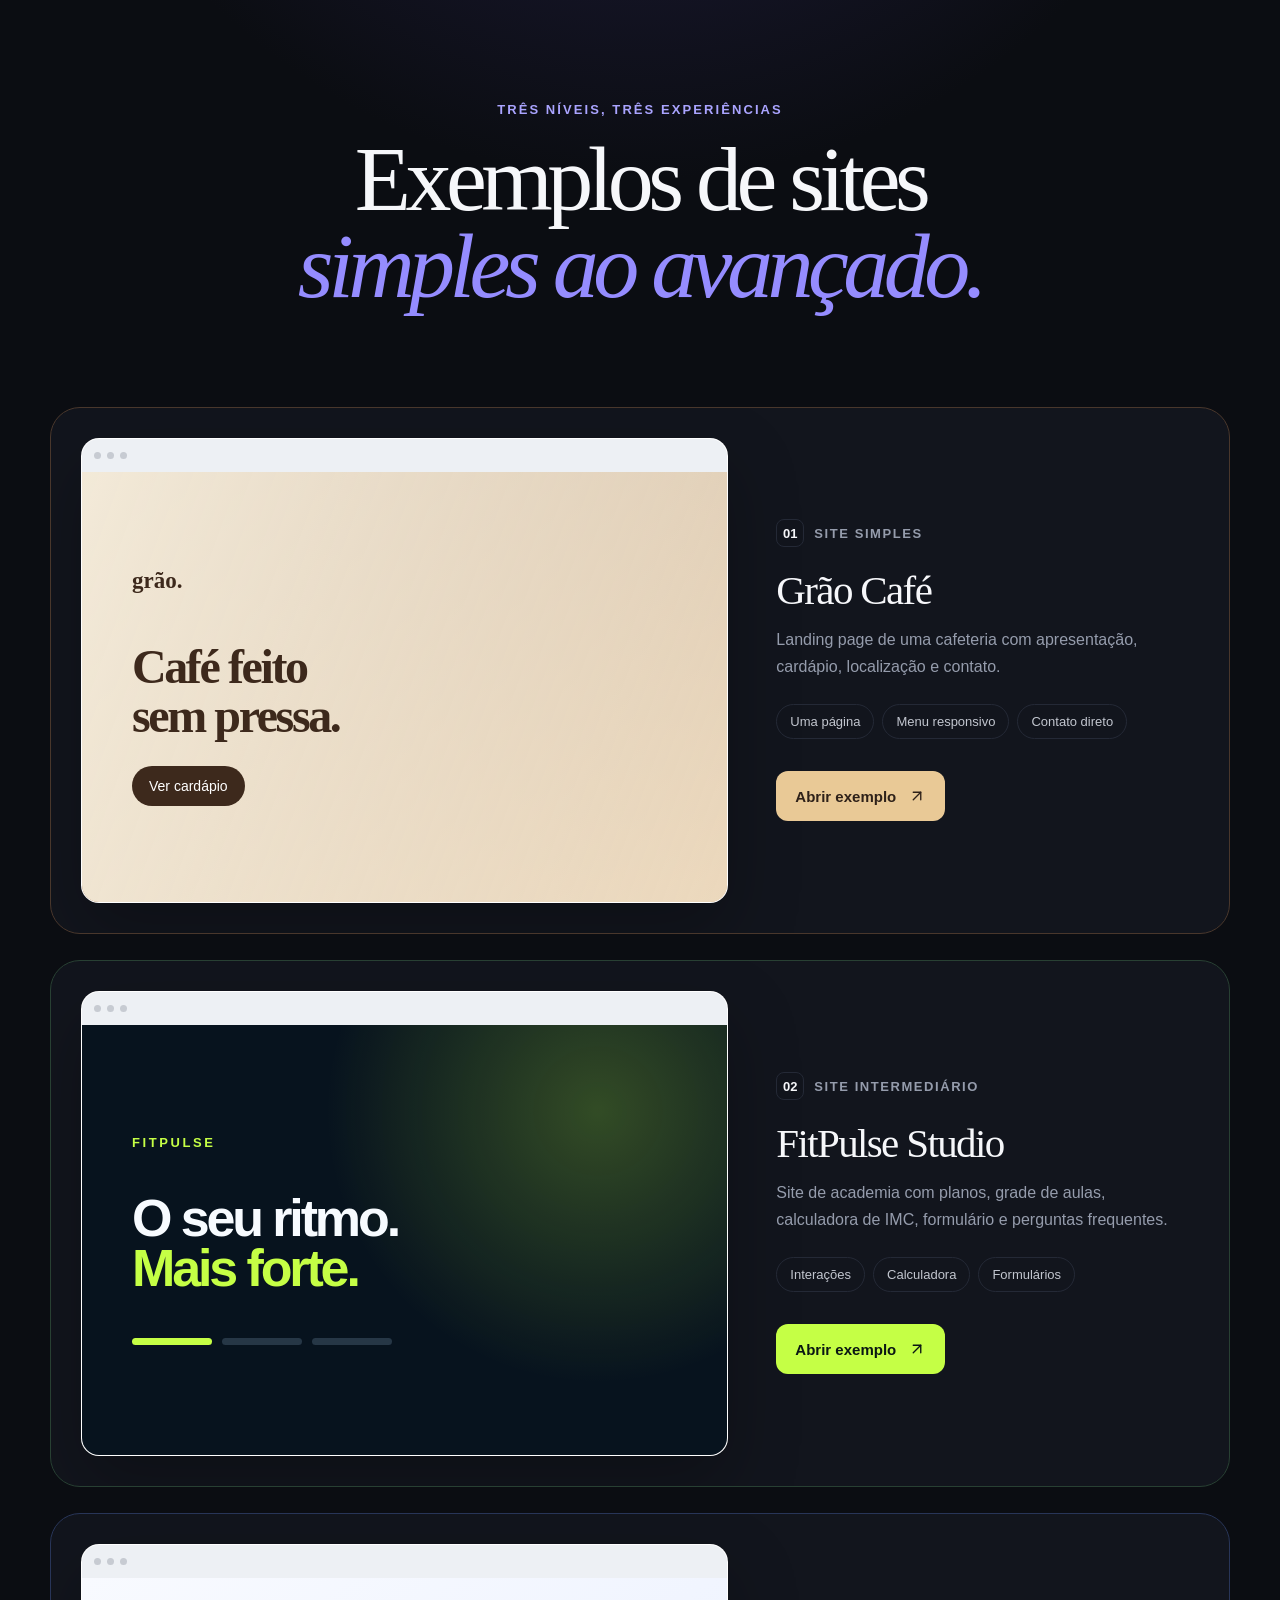
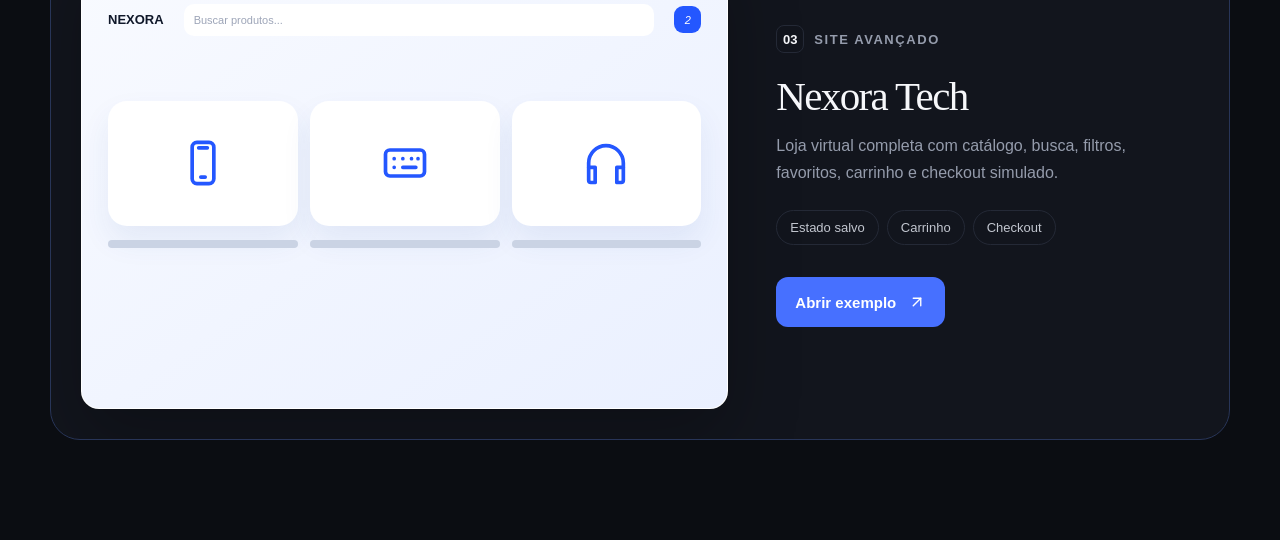
<file: index.html>
<!doctype html>
<html lang="pt-BR">
  <head>
    <meta charset="UTF-8" />
    <meta name="viewport" content="width=device-width, initial-scale=1" />
    <meta name="theme-color" content="#0b0d12" />
    <title>3 exemplos de sites</title>
    <link rel="stylesheet" href="./style.css" />
    <link rel="stylesheet" href="./readability.css" />
  </head>
  <body>
    <main id="inicio">
      <section class="intro">
        <span class="eyebrow">Três níveis, três experiências</span>
        <h1>Exemplos de sites<br /><em>simples ao avançado.</em></h1>
      </section>

      <section class="projects" aria-label="Exemplos de sites">
        <article class="project simple">
          <div class="browser-preview">
            <div class="browser-bar"><i></i><i></i><i></i></div>
            <div class="simple-preview">
              <span>grão.</span>
              <strong>Café feito<br />sem pressa.</strong>
              <button>Ver cardápio</button>
            </div>
          </div>
          <div class="project-copy">
            <div class="project-meta"><span>01</span><b>Site simples</b></div>
            <h2>Grão Café</h2>
            <p>Landing page de uma cafeteria com apresentação, cardápio, localização e contato.</p>
            <ul><li>Uma página</li><li>Menu responsivo</li><li>Contato direto</li></ul>
            <a href="./simples/index.html">Abrir exemplo <svg class="ui-icon" aria-hidden="true"><use href="./icons.svg#arrow-up-right"></use></svg></a>
          </div>
        </article>

        <article class="project intermediate">
          <div class="browser-preview">
            <div class="browser-bar"><i></i><i></i><i></i></div>
            <div class="fit-preview">
              <small>FITPULSE</small>
              <strong>O seu ritmo.<br /><span>Mais forte.</span></strong>
              <div><i></i><i></i><i></i></div>
            </div>
          </div>
          <div class="project-copy">
            <div class="project-meta"><span>02</span><b>Site intermediário</b></div>
            <h2>FitPulse Studio</h2>
            <p>Site de academia com planos, grade de aulas, calculadora de IMC, formulário e perguntas frequentes.</p>
            <ul><li>Interações</li><li>Calculadora</li><li>Formulários</li></ul>
            <a href="./intermediario/index.html">Abrir exemplo <svg class="ui-icon" aria-hidden="true"><use href="./icons.svg#arrow-up-right"></use></svg></a>
          </div>
        </article>

        <article class="project advanced">
          <div class="browser-preview">
            <div class="browser-bar"><i></i><i></i><i></i></div>
            <div class="tech-preview">
              <nav><b>NEXORA</b><span>Buscar produtos...</span><i>2</i></nav>
              <div class="tech-grid"><span><svg class="ui-icon" aria-hidden="true"><use href="./icons.svg#phone"></use></svg></span><span><svg class="ui-icon" aria-hidden="true"><use href="./icons.svg#keyboard"></use></svg></span><span><svg class="ui-icon" aria-hidden="true"><use href="./icons.svg#headphones"></use></svg></span></div>
              <div class="tech-lines"><i></i><i></i><i></i></div>
            </div>
          </div>
          <div class="project-copy">
            <div class="project-meta"><span>03</span><b>Site avançado</b></div>
            <h2>Nexora Tech</h2>
            <p>Loja virtual completa com catálogo, busca, filtros, favoritos, carrinho e checkout simulado.</p>
            <ul><li>Estado salvo</li><li>Carrinho</li><li>Checkout</li></ul>
            <a href="./avancado/index.html">Abrir exemplo <svg class="ui-icon" aria-hidden="true"><use href="./icons.svg#arrow-up-right"></use></svg></a>
          </div>
        </article>
      </section>
    </main>

  </body>
</html>
</file>
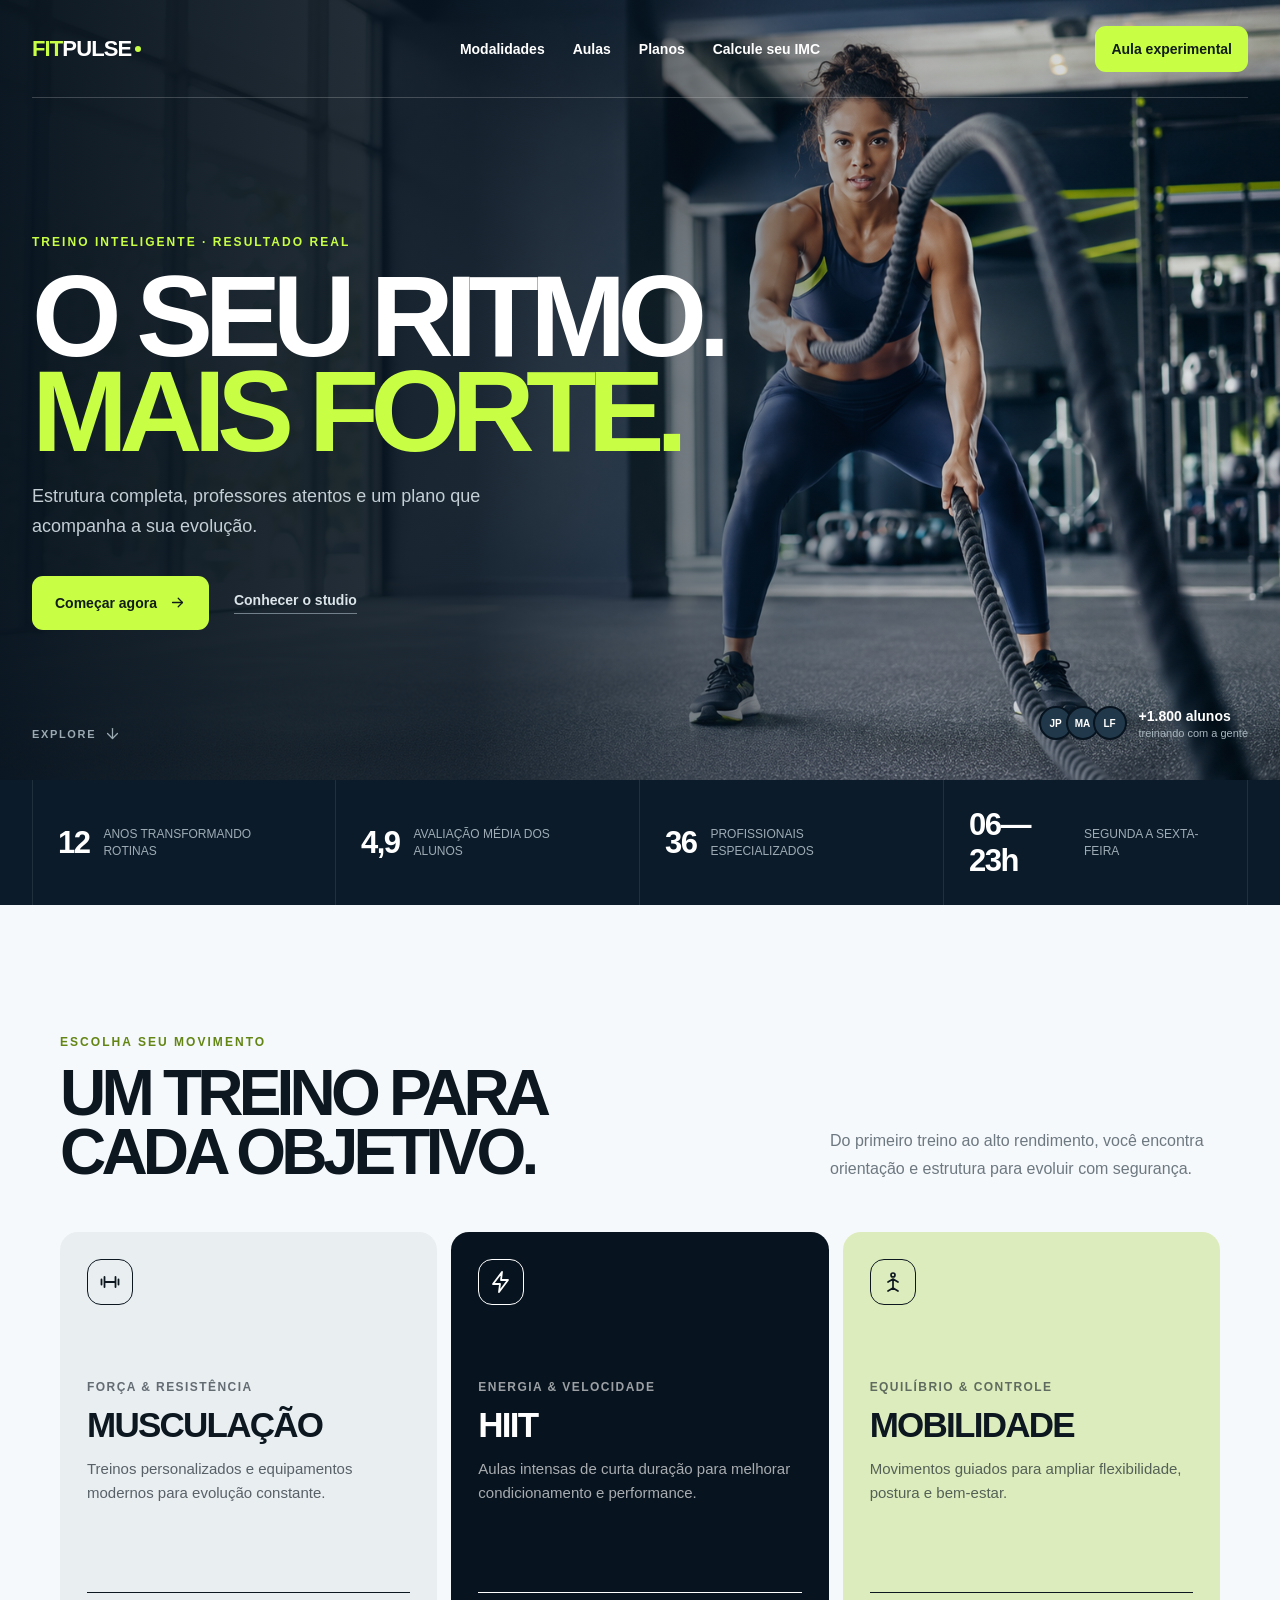
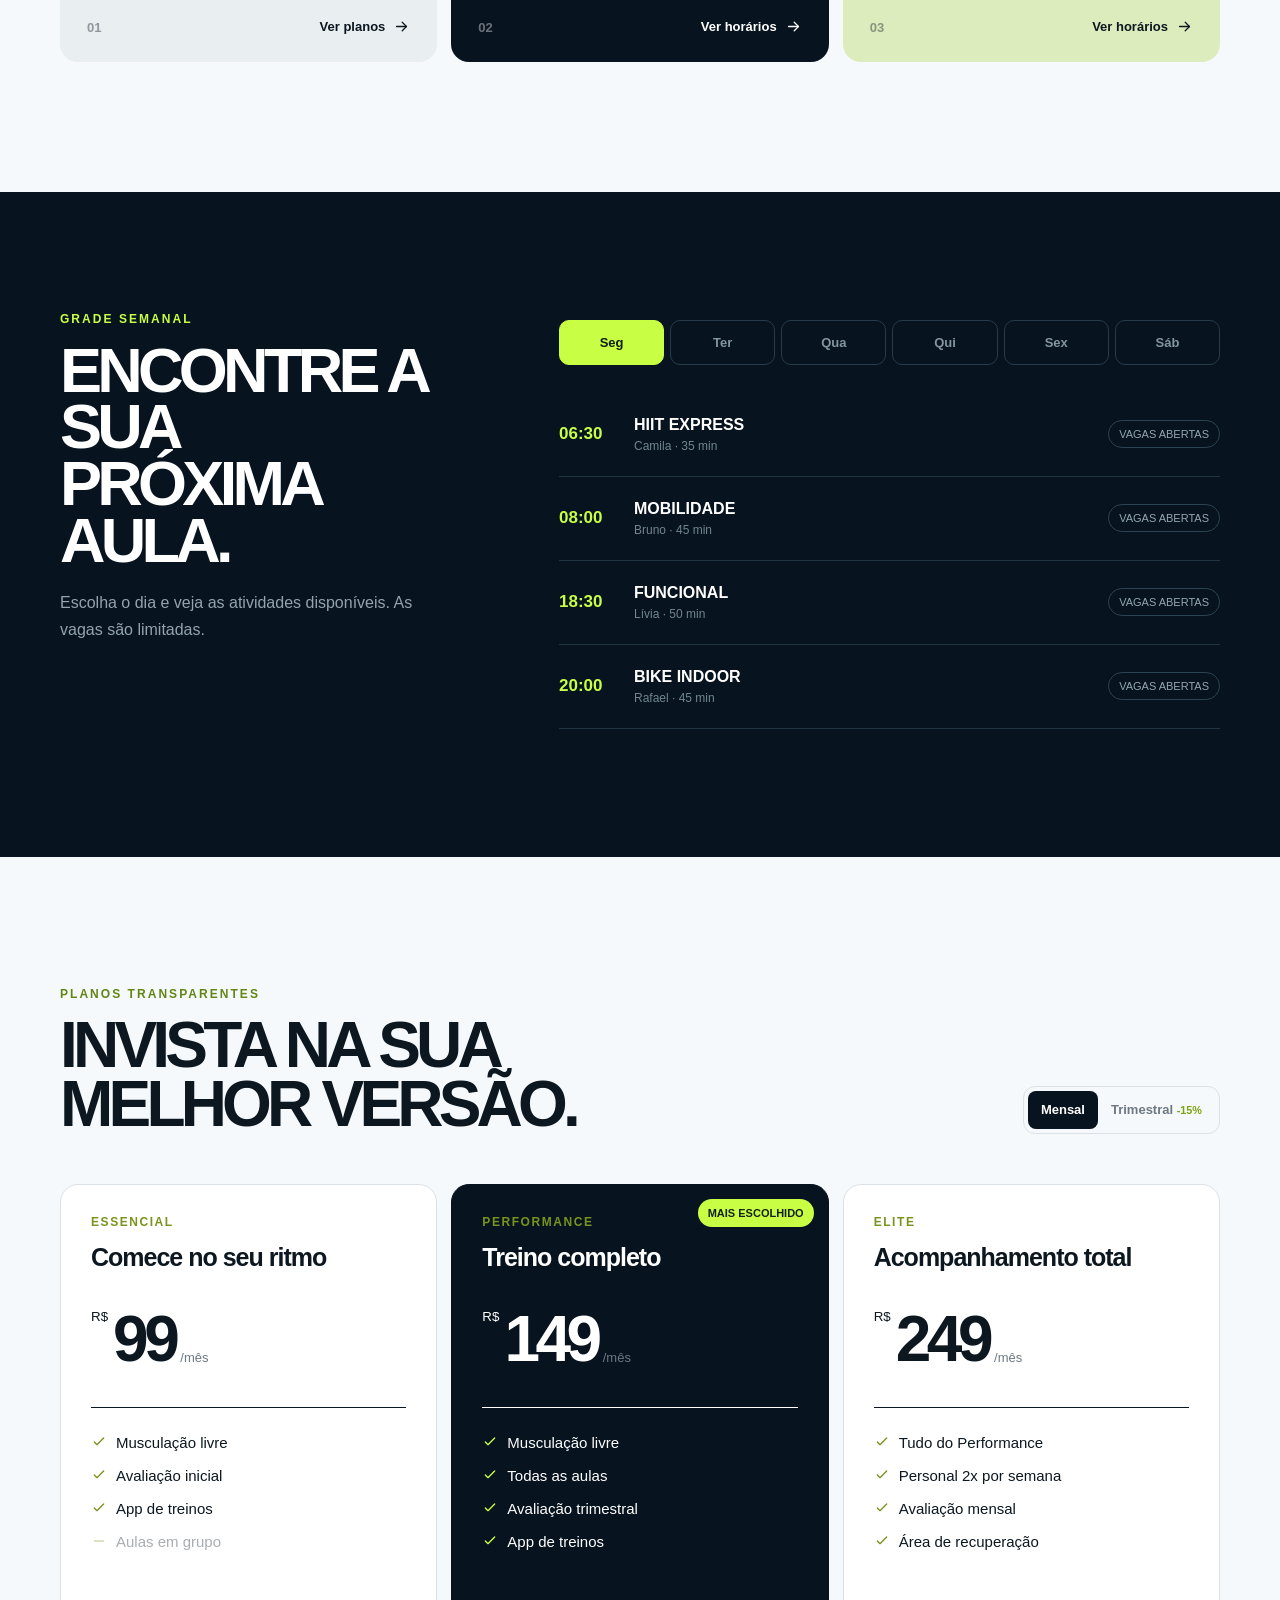
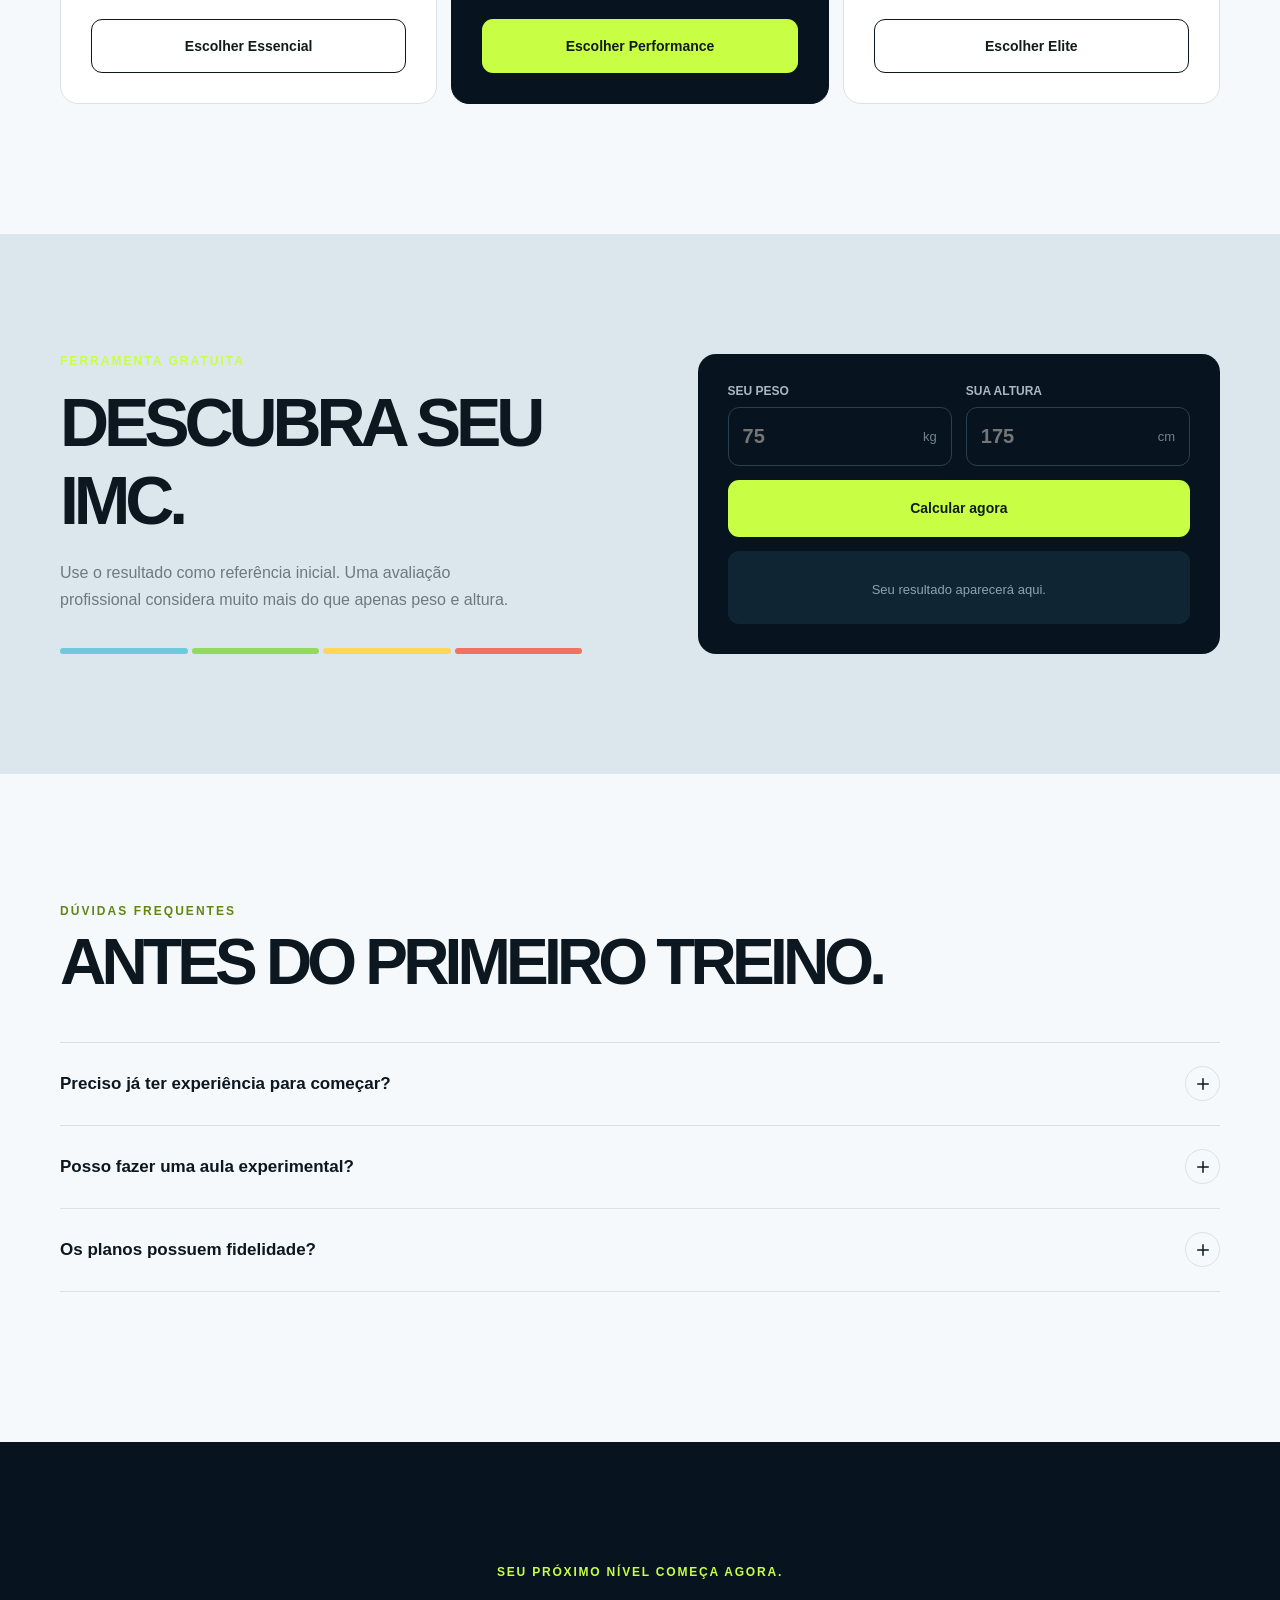
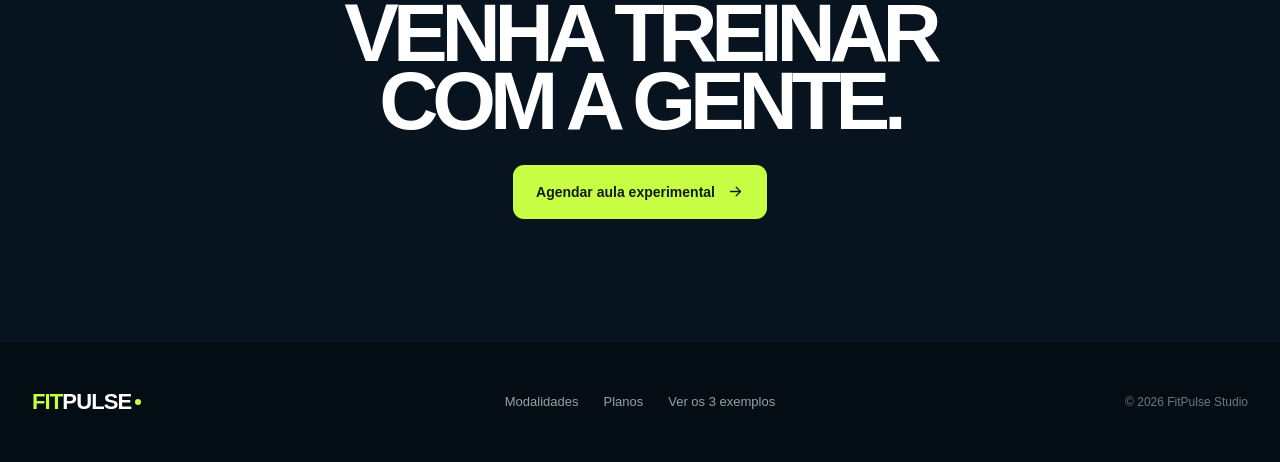
<file: intermediario/index.html>
<!doctype html>
<html lang="pt-BR">
  <head>
    <meta charset="UTF-8" />
    <meta name="viewport" content="width=device-width, initial-scale=1" />
    <meta name="theme-color" content="#07131e" />
    <meta name="description" content="FitPulse — treinos inteligentes, aulas em grupo e acompanhamento de verdade." />
    <title>FitPulse Studio</title>
    <link rel="stylesheet" href="./style.css" />
    <link rel="stylesheet" href="./readability.css" />
  </head>
  <body>
    <header class="header">
      <a class="logo" href="#inicio"><span>FIT</span>PULSE<i></i></a>
      <button class="menu-toggle" type="button" aria-label="Abrir menu" aria-expanded="false"><span></span><span></span></button>
      <nav class="nav"><a href="#modalidades">Modalidades</a><a href="#aulas">Aulas</a><a href="#planos">Planos</a><a href="#imc">Calcule seu IMC</a></nav>
      <button class="button small open-trial" type="button">Aula experimental</button>
    </header>

    <main>
      <section class="hero" id="inicio">
        <img src="./assets/hero.png" alt="Atleta treinando com cordas navais" />
        <div class="hero-overlay"></div>
        <div class="hero-copy reveal">
          <span class="eyebrow">Treino inteligente · resultado real</span>
          <h1>O seu ritmo.<br /><em>Mais forte.</em></h1>
          <p>Estrutura completa, professores atentos e um plano que acompanha a sua evolução.</p>
          <div class="hero-actions"><button class="button open-trial" type="button">Começar agora <svg class="ui-icon" aria-hidden="true"><use href="../icons.svg#arrow-right"></use></svg></button><a href="#modalidades">Conhecer o studio</a></div>
        </div>
        <div class="hero-proof"><div class="avatars"><i>JP</i><i>MA</i><i>LF</i></div><p><b>+1.800 alunos</b><span>treinando com a gente</span></p></div>
        <a class="scroll" href="#modalidades">Explore <svg class="ui-icon" aria-hidden="true"><use href="../icons.svg#arrow-down"></use></svg></a>
      </section>

      <section class="metrics">
        <article><strong>12</strong><span>anos transformando rotinas</span></article><article><strong>4,9</strong><span>avaliação média dos alunos</span></article><article><strong>36</strong><span>profissionais especializados</span></article><article><strong>06—23h</strong><span>segunda a sexta-feira</span></article>
      </section>

      <section class="section programs" id="modalidades">
        <header class="section-heading reveal"><div><span class="eyebrow dark">Escolha seu movimento</span><h2>Um treino para<br />cada objetivo.</h2></div><p>Do primeiro treino ao alto rendimento, você encontra orientação e estrutura para evoluir com segurança.</p></header>
        <div class="program-grid">
          <article class="program-card strength reveal"><div class="card-icon"><svg class="ui-icon" aria-hidden="true"><use href="../icons.svg#dumbbell"></use></svg></div><span>Força & resistência</span><h3>Musculação</h3><p>Treinos personalizados e equipamentos modernos para evolução constante.</p><footer><b>01</b><a href="#planos">Ver planos <svg class="ui-icon" aria-hidden="true"><use href="../icons.svg#arrow-right"></use></svg></a></footer></article>
          <article class="program-card hit reveal"><div class="card-icon"><svg class="ui-icon" aria-hidden="true"><use href="../icons.svg#zap"></use></svg></div><span>Energia & velocidade</span><h3>HIIT</h3><p>Aulas intensas de curta duração para melhorar condicionamento e performance.</p><footer><b>02</b><a href="#aulas">Ver horários <svg class="ui-icon" aria-hidden="true"><use href="../icons.svg#arrow-right"></use></svg></a></footer></article>
          <article class="program-card mobility reveal"><div class="card-icon"><svg class="ui-icon" aria-hidden="true"><use href="../icons.svg#mobility"></use></svg></div><span>Equilíbrio & controle</span><h3>Mobilidade</h3><p>Movimentos guiados para ampliar flexibilidade, postura e bem-estar.</p><footer><b>03</b><a href="#aulas">Ver horários <svg class="ui-icon" aria-hidden="true"><use href="../icons.svg#arrow-right"></use></svg></a></footer></article>
        </div>
      </section>

      <section class="classes" id="aulas">
        <div class="classes-intro reveal"><span class="eyebrow">Grade semanal</span><h2>Encontre a sua<br />próxima aula.</h2><p>Escolha o dia e veja as atividades disponíveis. As vagas são limitadas.</p></div>
        <div class="schedule reveal">
          <div class="day-tabs" role="tablist"><button class="active" data-day="seg" type="button">Seg</button><button data-day="ter" type="button">Ter</button><button data-day="qua" type="button">Qua</button><button data-day="qui" type="button">Qui</button><button data-day="sex" type="button">Sex</button><button data-day="sab" type="button">Sáb</button></div>
          <div class="class-list" id="class-list" aria-live="polite"></div>
        </div>
      </section>

      <section class="section plans" id="planos">
        <header class="section-heading reveal"><div><span class="eyebrow dark">Planos transparentes</span><h2>Invista na sua<br />melhor versão.</h2></div><div class="billing-toggle"><button class="active" data-period="mensal" type="button">Mensal</button><button data-period="trimestral" type="button">Trimestral <small>-15%</small></button></div></header>
        <div class="plan-grid">
          <article class="plan reveal"><span class="plan-label">Essencial</span><h3>Comece no seu ritmo</h3><div class="price"><small>R$</small><strong data-monthly="99" data-quarterly="84">99</strong><span>/mês</span></div><ul><li><svg class="ui-icon" aria-hidden="true"><use href="../icons.svg#check"></use></svg> Musculação livre</li><li><svg class="ui-icon" aria-hidden="true"><use href="../icons.svg#check"></use></svg> Avaliação inicial</li><li><svg class="ui-icon" aria-hidden="true"><use href="../icons.svg#check"></use></svg> App de treinos</li><li class="muted"><svg class="ui-icon" aria-hidden="true"><use href="../icons.svg#minus"></use></svg> Aulas em grupo</li></ul><button class="button outline open-trial" type="button" data-plan="Essencial">Escolher Essencial</button></article>
          <article class="plan featured reveal"><div class="popular">Mais escolhido</div><span class="plan-label">Performance</span><h3>Treino completo</h3><div class="price"><small>R$</small><strong data-monthly="149" data-quarterly="127">149</strong><span>/mês</span></div><ul><li><svg class="ui-icon" aria-hidden="true"><use href="../icons.svg#check"></use></svg> Musculação livre</li><li><svg class="ui-icon" aria-hidden="true"><use href="../icons.svg#check"></use></svg> Todas as aulas</li><li><svg class="ui-icon" aria-hidden="true"><use href="../icons.svg#check"></use></svg> Avaliação trimestral</li><li><svg class="ui-icon" aria-hidden="true"><use href="../icons.svg#check"></use></svg> App de treinos</li></ul><button class="button open-trial" type="button" data-plan="Performance">Escolher Performance</button></article>
          <article class="plan reveal"><span class="plan-label">Elite</span><h3>Acompanhamento total</h3><div class="price"><small>R$</small><strong data-monthly="249" data-quarterly="212">249</strong><span>/mês</span></div><ul><li><svg class="ui-icon" aria-hidden="true"><use href="../icons.svg#check"></use></svg> Tudo do Performance</li><li><svg class="ui-icon" aria-hidden="true"><use href="../icons.svg#check"></use></svg> Personal 2x por semana</li><li><svg class="ui-icon" aria-hidden="true"><use href="../icons.svg#check"></use></svg> Avaliação mensal</li><li><svg class="ui-icon" aria-hidden="true"><use href="../icons.svg#check"></use></svg> Área de recuperação</li></ul><button class="button outline open-trial" type="button" data-plan="Elite">Escolher Elite</button></article>
        </div>
      </section>

      <section class="bmi" id="imc">
        <div class="bmi-copy reveal"><span class="eyebrow">Ferramenta gratuita</span><h2>Descubra seu IMC.</h2><p>Use o resultado como referência inicial. Uma avaliação profissional considera muito mais do que apenas peso e altura.</p><div class="bmi-scale"><i></i><i></i><i></i><i></i></div></div>
        <form class="bmi-form reveal" id="bmi-form"><div class="field"><label for="weight">Seu peso</label><div><input id="weight" name="weight" type="number" min="30" max="300" step="0.1" placeholder="75" required /><span>kg</span></div></div><div class="field"><label for="height">Sua altura</label><div><input id="height" name="height" type="number" min="100" max="240" placeholder="175" required /><span>cm</span></div></div><button class="button" type="submit">Calcular agora</button><div class="bmi-result" id="bmi-result" aria-live="polite"><span>Seu resultado aparecerá aqui.</span></div></form>
      </section>

      <section class="section faq-section">
        <header class="section-heading reveal"><div><span class="eyebrow dark">Dúvidas frequentes</span><h2>Antes do primeiro treino.</h2></div></header>
        <div class="faq reveal"><article><button type="button" aria-expanded="false"><span>Preciso já ter experiência para começar?</span><i><svg class="ui-icon" aria-hidden="true"><use href="../icons.svg#plus"></use></svg></i></button><p>Não. A equipe faz uma avaliação inicial e adapta o treino ao seu nível atual.</p></article><article><button type="button" aria-expanded="false"><span>Posso fazer uma aula experimental?</span><i><svg class="ui-icon" aria-hidden="true"><use href="../icons.svg#plus"></use></svg></i></button><p>Sim. Você escolhe uma modalidade e conhece a estrutura sem compromisso.</p></article><article><button type="button" aria-expanded="false"><span>Os planos possuem fidelidade?</span><i><svg class="ui-icon" aria-hidden="true"><use href="../icons.svg#plus"></use></svg></i></button><p>O plano mensal não possui fidelidade. O trimestral oferece desconto e permanência de três meses.</p></article></div>
      </section>

      <section class="final-cta"><span>Seu próximo nível começa agora.</span><h2>Venha treinar<br />com a gente.</h2><button class="button open-trial" type="button">Agendar aula experimental <svg class="ui-icon" aria-hidden="true"><use href="../icons.svg#arrow-right"></use></svg></button></section>
    </main>

    <footer class="footer"><a class="logo" href="#inicio"><span>FIT</span>PULSE<i></i></a><div><a href="#modalidades">Modalidades</a><a href="#planos">Planos</a><a href="../showcase/index.html">Ver os 3 exemplos</a></div><p>© <span id="year"></span> FitPulse Studio</p></footer>

    <div class="modal-backdrop" id="trial-modal" hidden><form class="modal" id="trial-form"><button class="modal-close" type="button" aria-label="Fechar"><svg class="ui-icon" aria-hidden="true"><use href="../icons.svg#x"></use></svg></button><span class="eyebrow dark">Primeiro passo</span><h2>Agende sua aula.</h2><p>Preencha seus dados e nossa equipe entrará em contato.</p><label>Nome completo<input name="name" type="text" placeholder="Seu nome" required /></label><label>WhatsApp<input name="phone" type="tel" placeholder="(00) 00000-0000" required /></label><label>Plano ou objetivo<select name="interest"><option value="">Quero conhecer primeiro</option><option>Essencial</option><option>Performance</option><option>Elite</option><option>Aulas em grupo</option></select></label><button class="button" type="submit">Enviar interesse <svg class="ui-icon" aria-hidden="true"><use href="../icons.svg#arrow-right"></use></svg></button></form></div>
    <div class="toast" id="toast" role="status" hidden><b><svg class="ui-icon" aria-hidden="true"><use href="../icons.svg#check"></use></svg></b><span><strong>Recebemos seu interesse!</strong><small>Em breve entraremos em contato.</small></span></div>
    <script src="./script.js" defer></script>
  </body>
</html>
</file>
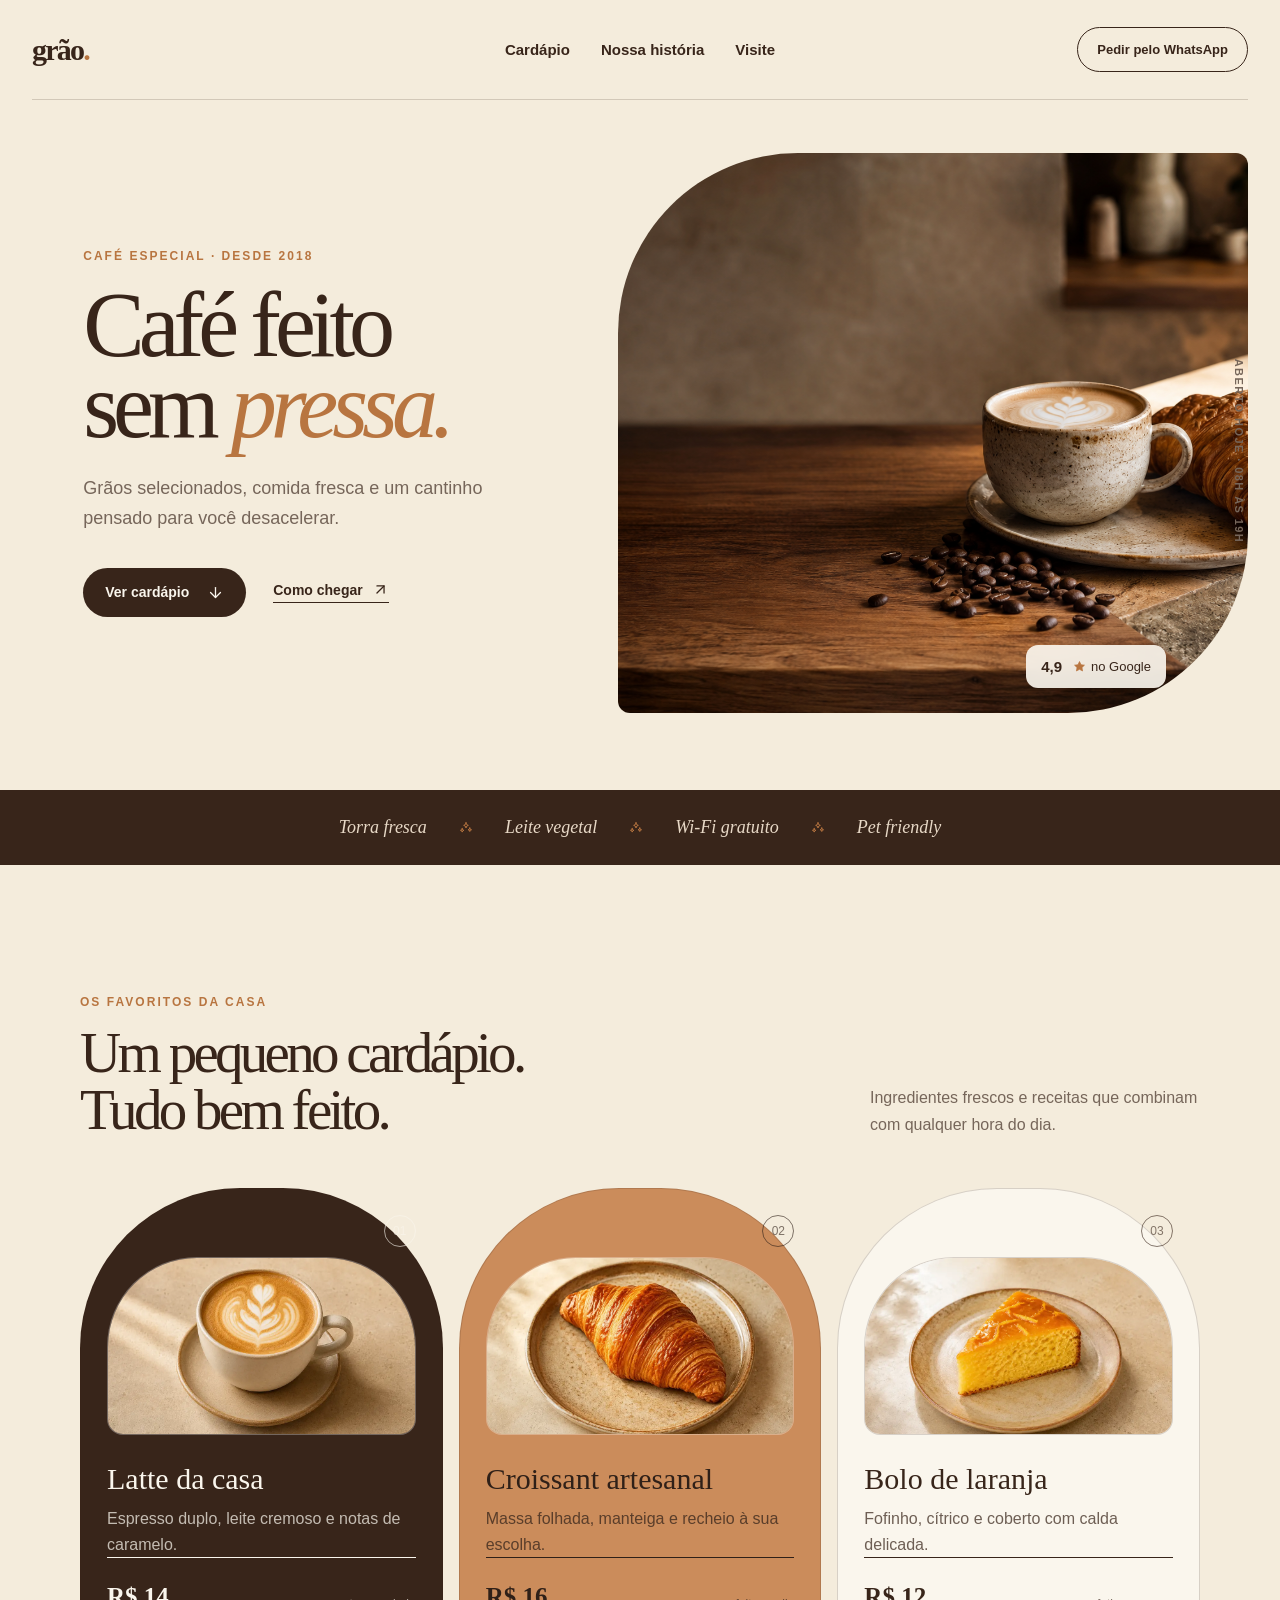
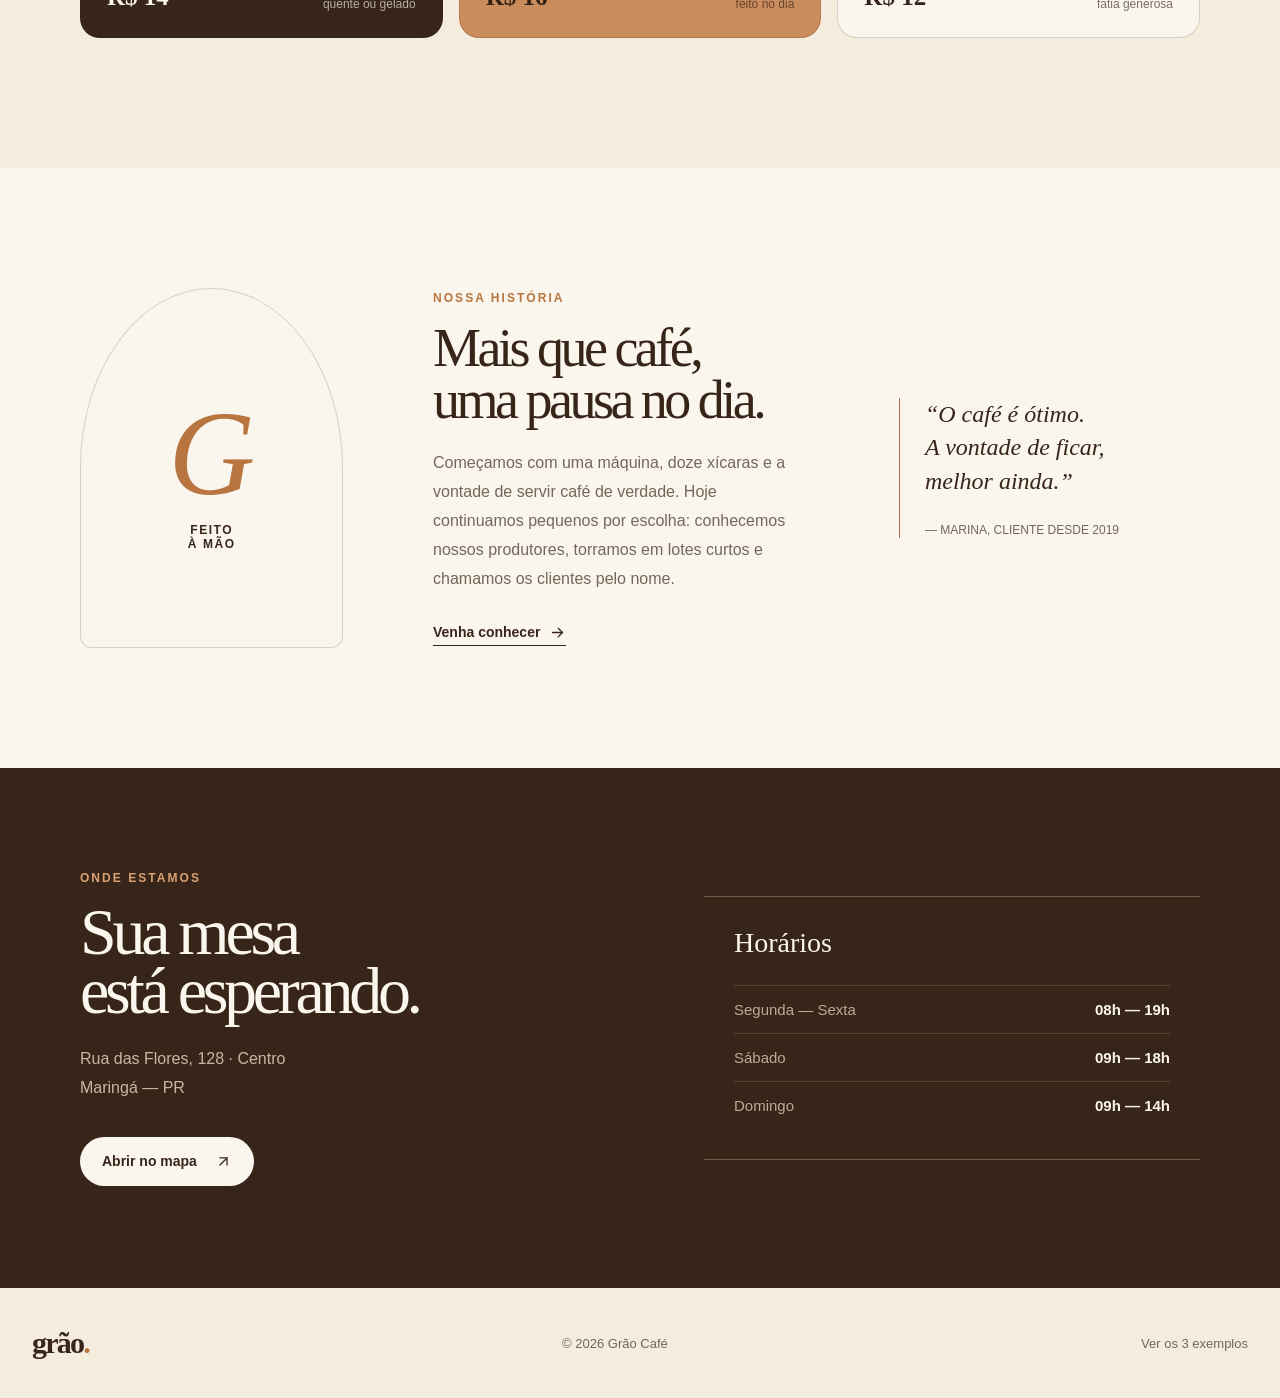
<file: simples/index.html>
<!doctype html>
<html lang="pt-BR">
  <head>
    <meta charset="UTF-8" />
    <meta name="viewport" content="width=device-width, initial-scale=1" />
    <meta name="theme-color" content="#f4ecdc" />
    <meta name="description" content="Grão Café — cafés especiais, comida fresca e um lugar para desacelerar." />
    <title>Grão Café</title>
    <link rel="stylesheet" href="./style.css" />
    <link rel="stylesheet" href="./readability.css" />
  </head>
  <body>
    <header class="site-header">
      <a class="logo" href="#inicio" aria-label="Grão Café, início">grão<span>.</span></a>
      <button class="menu-button" type="button" aria-label="Abrir menu" aria-expanded="false"><i></i><i></i></button>
      <nav class="nav" aria-label="Menu principal">
        <a href="#cardapio">Cardápio</a><a href="#historia">Nossa história</a><a href="#visite">Visite</a>
      </nav>
      <a class="header-cta" href="https://wa.me/5500000000000" target="_blank" rel="noreferrer">Pedir pelo WhatsApp</a>
    </header>

    <main>
      <section class="hero" id="inicio">
        <div class="hero-copy reveal">
          <span class="eyebrow">Café especial · desde 2018</span>
          <h1>Café feito<br />sem <em>pressa.</em></h1>
          <p>Grãos selecionados, comida fresca e um cantinho pensado para você desacelerar.</p>
          <div class="hero-actions">
            <a class="button primary" href="#cardapio">Ver cardápio <svg class="ui-icon" aria-hidden="true"><use href="../icons.svg#arrow-down"></use></svg></a>
            <a class="text-link" href="#visite">Como chegar <svg class="ui-icon" aria-hidden="true"><use href="../icons.svg#arrow-up-right"></use></svg></a>
          </div>
        </div>
        <div class="hero-image reveal">
          <img src="./assets/hero.png" alt="Latte artesanal servido com croissant" />
          <span class="image-note"><b>4,9</b> <svg class="ui-icon rating-icon" aria-hidden="true"><use href="../icons.svg#star"></use></svg> no Google</span>
        </div>
        <div class="hero-side">Aberto hoje · 08h às 19h</div>
      </section>

      <section class="marquee" aria-label="Diferenciais">
        <span>Torra fresca</span><svg class="ui-icon" aria-hidden="true"><use href="../icons.svg#sparkles"></use></svg><span>Leite vegetal</span><svg class="ui-icon" aria-hidden="true"><use href="../icons.svg#sparkles"></use></svg><span>Wi-Fi gratuito</span><svg class="ui-icon" aria-hidden="true"><use href="../icons.svg#sparkles"></use></svg><span>Pet friendly</span>
      </section>

      <section class="menu-section" id="cardapio">
        <header class="section-heading reveal">
          <div><span class="eyebrow">Os favoritos da casa</span><h2>Um pequeno cardápio.<br />Tudo bem feito.</h2></div>
          <p>Ingredientes frescos e receitas que combinam com qualquer hora do dia.</p>
        </header>
        <div class="menu-grid">
          <article class="menu-card dark reveal">
            <span class="menu-number">01</span><div class="menu-photo"><img src="./assets/latte-card.webp" alt="Latte da casa com arte no leite" loading="lazy" decoding="async" /></div>
            <h3>Latte da casa</h3><p>Espresso duplo, leite cremoso e notas de caramelo.</p>
            <footer><b>R$ 14</b><span>quente ou gelado</span></footer>
          </article>
          <article class="menu-card caramel reveal">
            <span class="menu-number">02</span><div class="menu-photo"><img src="./assets/croissant-card.webp" alt="Croissant artesanal dourado e folhado" loading="lazy" decoding="async" /></div>
            <h3>Croissant artesanal</h3><p>Massa folhada, manteiga e recheio à sua escolha.</p>
            <footer><b>R$ 16</b><span>feito no dia</span></footer>
          </article>
          <article class="menu-card cream reveal">
            <span class="menu-number">03</span><div class="menu-photo"><img src="./assets/orange-cake-card.webp" alt="Fatia de bolo de laranja com cobertura cítrica" loading="lazy" decoding="async" /></div>
            <h3>Bolo de laranja</h3><p>Fofinho, cítrico e coberto com calda delicada.</p>
            <footer><b>R$ 12</b><span>fatia generosa</span></footer>
          </article>
        </div>
      </section>

      <section class="story" id="historia">
        <div class="story-mark reveal"><span>G</span><small>feito<br />à mão</small></div>
        <div class="story-copy reveal">
          <span class="eyebrow">Nossa história</span>
          <h2>Mais que café,<br />uma pausa no dia.</h2>
          <p>Começamos com uma máquina, doze xícaras e a vontade de servir café de verdade. Hoje continuamos pequenos por escolha: conhecemos nossos produtores, torramos em lotes curtos e chamamos os clientes pelo nome.</p>
          <a class="text-link" href="#visite">Venha conhecer <svg class="ui-icon" aria-hidden="true"><use href="../icons.svg#arrow-right"></use></svg></a>
        </div>
        <blockquote class="reveal">“O café é ótimo.<br />A vontade de ficar,<br />melhor ainda.”<cite>— Marina, cliente desde 2019</cite></blockquote>
      </section>

      <section class="visit" id="visite">
        <div class="visit-copy reveal">
          <span class="eyebrow light">Onde estamos</span><h2>Sua mesa<br />está esperando.</h2>
          <p>Rua das Flores, 128 · Centro<br />Maringá — PR</p>
          <a class="button light-button" href="https://maps.google.com" target="_blank" rel="noreferrer">Abrir no mapa <svg class="ui-icon" aria-hidden="true"><use href="../icons.svg#arrow-up-right"></use></svg></a>
        </div>
        <div class="hours reveal">
          <h3>Horários</h3>
          <div><span>Segunda — Sexta</span><b>08h — 19h</b></div>
          <div><span>Sábado</span><b>09h — 18h</b></div>
          <div><span>Domingo</span><b>09h — 14h</b></div>
        </div>
      </section>
    </main>

    <footer class="footer"><a class="logo" href="#inicio">grão<span>.</span></a><p>© <span id="year"></span> Grão Café</p><a href="../showcase/index.html">Ver os 3 exemplos</a></footer>
    <script src="./script.js" defer></script>
  </body>
</html>
</file>
<file: style.css>
:root{--bg:#0b0d12;--panel:#12151d;--line:#242936;--text:#f6f7fa;--muted:#959cac;--purple:#8177ff}*{box-sizing:border-box}html{scroll-behavior:smooth}body{margin:0;background:radial-gradient(circle at 50% -20%,#242047 0,transparent 38rem),var(--bg);color:var(--text);font-family:Inter,Arial,sans-serif}.topbar{width:min(1180px,calc(100% - 40px));height:82px;margin:auto;display:flex;align-items:center;justify-content:space-between;border-bottom:1px solid var(--line)}.brand{display:flex;align-items:center;gap:11px;color:inherit;text-decoration:none;font-weight:800}.brand span{width:40px;height:40px;display:grid;place-items:center;border-radius:12px;background:var(--purple);font-size:13px}.topbar p{margin:0;color:var(--muted);font-size:11px;letter-spacing:.12em;text-transform:uppercase}main{width:min(1180px,calc(100% - 40px));margin:auto}.intro{padding:100px 0 74px;text-align:center}.eyebrow{color:#aaa4ff;font-size:11px;font-weight:800;letter-spacing:.16em;text-transform:uppercase}.intro h1{margin:18px 0 22px;font-family:Georgia,serif;font-size:clamp(48px,8vw,92px);font-weight:500;line-height:.95;letter-spacing:-.06em}.intro h1 em{color:#958cff;font-weight:400}.intro p{max-width:630px;margin:auto;color:var(--muted);font-size:16px;line-height:1.7}.projects{display:grid;gap:26px;padding-bottom:100px}.project{display:grid;grid-template-columns:minmax(0,1.15fr) minmax(330px,.85fr);min-height:500px;border:1px solid var(--line);border-radius:30px;background:var(--panel);overflow:hidden}.browser-preview{margin:30px 0 30px 30px;border:1px solid rgba(255,255,255,.1);border-radius:18px;background:#fff;overflow:hidden;box-shadow:0 28px 70px rgba(0,0,0,.25)}.browser-bar{height:33px;display:flex;align-items:center;gap:6px;padding:0 12px;background:#edf0f4}.browser-bar i{width:7px;height:7px;border-radius:50%;background:#c7cbd2}.project-copy{display:flex;flex-direction:column;justify-content:center;padding:48px}.project-meta{display:flex;align-items:center;gap:10px;color:var(--muted);font-size:10px;font-weight:800;letter-spacing:.12em;text-transform:uppercase}.project-meta span{width:28px;height:28px;display:grid;place-items:center;border:1px solid var(--line);border-radius:8px;color:var(--text);letter-spacing:0}.project-copy h2{margin:19px 0 13px;font-family:Georgia,serif;font-size:41px;font-weight:500;letter-spacing:-.04em}.project-copy p{margin:0;color:var(--muted);line-height:1.65}.project-copy ul{display:flex;flex-wrap:wrap;gap:8px;margin:24px 0 32px;padding:0;list-style:none}.project-copy li{padding:8px 11px;border:1px solid var(--line);border-radius:999px;color:#c2c6cf;font-size:10px}.project-copy a{width:fit-content;display:flex;align-items:center;gap:12px;padding:14px 17px;border-radius:12px;background:var(--text);color:#11131a;text-decoration:none;font-size:12px;font-weight:800}.project-copy a span{font-size:15px}.simple-preview{height:calc(100% - 33px);min-height:430px;display:flex;flex-direction:column;align-items:flex-start;justify-content:center;padding:50px;background:linear-gradient(110deg,rgba(247,239,222,.97),rgba(247,239,222,.7)),linear-gradient(145deg,#754929,#d2a36e);color:#3d291c}.simple-preview span{font-family:Georgia,serif;font-size:23px;font-weight:700}.simple-preview strong{margin:49px 0 25px;font-family:Georgia,serif;font-size:48px;line-height:1.02;letter-spacing:-.05em}.simple-preview button{padding:12px 17px;border:0;border-radius:999px;background:#3d291c;color:white}.fit-preview{height:calc(100% - 33px);min-height:430px;display:flex;flex-direction:column;justify-content:center;padding:50px;background:radial-gradient(circle at 80% 20%,rgba(189,255,60,.24),transparent 17rem),#07131e;color:#f7fbff}.fit-preview small{color:#c5ff45;font-size:11px;font-weight:900;letter-spacing:.2em}.fit-preview strong{margin:44px 0;font-size:52px;line-height:.96;letter-spacing:-.06em}.fit-preview strong span{color:#c5ff45}.fit-preview div{display:flex;gap:10px}.fit-preview div i{width:80px;height:7px;border-radius:99px;background:#263746}.fit-preview div i:first-child{background:#c5ff45}.tech-preview{height:calc(100% - 33px);min-height:430px;padding:26px;background:linear-gradient(145deg,#f8faff,#eaf0ff);color:#10182a}.tech-preview nav{display:flex;align-items:center;gap:20px}.tech-preview nav b{font-size:13px}.tech-preview nav span{flex:1;padding:10px;border-radius:10px;background:#fff;color:#9da5b8;font-size:9px}.tech-preview nav i{width:27px;height:27px;display:grid;place-items:center;border-radius:9px;background:#2457ff;color:white;font-size:9px}.tech-grid{display:grid;grid-template-columns:repeat(3,1fr);gap:12px;margin-top:65px}.tech-grid span{height:125px;display:grid;place-items:center;border-radius:19px;background:#fff;box-shadow:0 15px 30px rgba(35,75,150,.08);color:#2457ff;font-size:50px}.tech-lines{display:grid;grid-template-columns:repeat(3,1fr);gap:12px;margin-top:14px}.tech-lines i{height:8px;border-radius:99px;background:#cad3e4}.advanced{border-color:#283558}.advanced .project-copy a{background:#4770ff;color:#fff}.intermediate{border-color:#284033}.intermediate .project-copy a{background:#c5ff45;color:#0a1713}.simple{border-color:#49372c}.simple .project-copy a{background:#e9c996;color:#2e2119}footer{width:min(1180px,calc(100% - 40px));min-height:90px;margin:auto;display:flex;align-items:center;justify-content:space-between;border-top:1px solid var(--line);color:var(--muted);font-size:11px}footer a{color:var(--text);text-decoration:none}@media(max-width:850px){.project{grid-template-columns:1fr}.browser-preview{height:420px;margin:18px 18px 0}.project-copy{padding:32px}.intro{padding:72px 0 52px}.project-copy h2{font-size:35px}}@media(max-width:540px){.topbar{width:calc(100% - 28px);height:68px}.topbar p{display:none}main{width:calc(100% - 28px)}.intro{text-align:left}.intro h1{font-size:51px}.intro p{font-size:14px}.browser-preview{height:310px}.simple-preview,.fit-preview,.tech-preview{min-height:277px;padding:25px}.simple-preview strong,.fit-preview strong{font-size:36px;margin:30px 0 20px}.tech-grid{margin-top:35px}.tech-grid span{height:76px;font-size:34px}.project-copy{padding:27px 22px 30px}footer{width:calc(100% - 28px);display:grid;align-content:center;gap:8px}}
</file>
<file: readability.css>
/* Ajustes de leitura da vitrine. */
.ui-icon {
  width: 1.1em;
  height: 1.1em;
  flex: 0 0 auto;
  color: currentColor;
}

.project-copy a .ui-icon {
  width: 18px;
  height: 18px;
}

.tech-grid .ui-icon {
  width: 52px;
  height: 52px;
}

.eyebrow {
  font-size: 13px;
}

.intro p {
  max-width: 700px;
  font-size: 18px;
}

.project-meta {
  font-size: 13px;
}

.project-copy p {
  font-size: 16px;
}

.project-copy li {
  padding: 9px 13px;
  font-size: 13px;
}

.project-copy a {
  padding: 16px 19px;
  font-size: 15px;
}

.simple-preview button {
  font-size: 14px;
}

.fit-preview small,
.tech-preview nav b {
  font-size: 13px;
}

.tech-preview nav span,
.tech-preview nav i {
  font-size: 11px;
}

@media (max-width: 540px) {
  .intro p,
  .project-copy p {
    font-size: 16px;
  }
}
</file>
<file: intermediario/style.css>
:root{--navy:#07131e;--navy2:#0b1b29;--lime:#c8ff45;--white:#f6f9fb;--ink:#0c1720;--muted:#6d7881;--line:#dbe1e5}*{box-sizing:border-box}html{scroll-behavior:smooth}body{margin:0;background:var(--white);color:var(--ink);font-family:Arial,sans-serif;-webkit-font-smoothing:antialiased}button,input,select{font:inherit}button,a{cursor:pointer}a{color:inherit}.header{position:absolute;inset:0 0 auto;z-index:10;width:min(1240px,calc(100% - 64px));height:90px;margin:auto;display:grid;grid-template-columns:1fr auto 1fr;align-items:center;border-bottom:1px solid rgba(255,255,255,.2);color:white}.logo{display:flex;align-items:center;width:fit-content;color:inherit;text-decoration:none;font-size:17px;font-weight:900;letter-spacing:-.04em}.logo span{color:var(--lime)}.logo i{width:6px;height:6px;margin-left:4px;border-radius:50%;background:var(--lime)}.nav{display:flex;gap:28px}.nav a{text-decoration:none;font-size:11px;font-weight:700}.header .small{justify-self:end}.button{display:inline-flex;align-items:center;justify-content:center;gap:12px;min-height:52px;padding:0 20px;border:0;border-radius:11px;background:var(--lime);color:#111c18;text-decoration:none;font-size:11px;font-weight:900}.button:hover{background:#d7ff76;transform:translateY(-1px)}.button.small{min-height:42px;padding:0 16px}.menu-toggle{display:none}.hero{position:relative;min-height:780px;display:flex;align-items:center;overflow:hidden;background:var(--navy);color:white}.hero>img{position:absolute;inset:0;width:100%;height:100%;object-fit:cover}.hero-overlay{position:absolute;inset:0;background:linear-gradient(90deg,rgba(7,19,30,.98) 0%,rgba(7,19,30,.86) 37%,rgba(7,19,30,.2) 72%,rgba(7,19,30,.1))}.hero-copy{position:relative;z-index:2;width:min(1240px,calc(100% - 64px));margin:auto;padding-top:85px}.eyebrow{display:block;color:var(--lime);font-size:10px;font-weight:900;letter-spacing:.17em;text-transform:uppercase}.eyebrow.dark{color:#628514}.hero h1,.section-heading h2,.classes h2,.bmi h2,.final-cta h2,.modal h2{font-weight:900;letter-spacing:-.075em}.hero h1{max-width:800px;margin:20px 0 24px;font-size:clamp(72px,9vw,130px);line-height:.82;text-transform:uppercase}.hero h1 em{color:var(--lime);font-style:normal}.hero-copy>p{max-width:520px;margin:0;color:#c3ced5;font-size:16px;line-height:1.65}.hero-actions{display:flex;align-items:center;gap:25px;margin-top:34px}.hero-actions>a{color:#dbe4e8;font-size:11px;font-weight:800;text-decoration:none;border-bottom:1px solid #71808a;padding-bottom:5px}.hero-proof{position:absolute;z-index:2;right:max(32px,calc((100% - 1240px)/2));bottom:40px;display:flex;align-items:center;gap:12px}.avatars{display:flex}.avatars i{width:34px;height:34px;display:grid;place-items:center;margin-left:-7px;border:2px solid var(--navy);border-radius:50%;background:#203849;color:white;font-size:8px;font-style:normal;font-weight:900}.hero-proof p{margin:0}.hero-proof b,.hero-proof span{display:block}.hero-proof b{font-size:11px}.hero-proof span{margin-top:3px;color:#a8b6bf;font-size:9px}.scroll{position:absolute;z-index:2;left:max(32px,calc((100% - 1240px)/2));bottom:38px;color:#9aa9b2;text-decoration:none;font-size:9px;font-weight:800;letter-spacing:.15em;text-transform:uppercase}.scroll span{margin-left:9px;color:var(--lime)}.metrics{min-height:125px;display:grid;grid-template-columns:repeat(4,1fr);padding:0 max(32px,calc((100% - 1240px)/2));background:var(--navy2);color:white}.metrics article{display:flex;align-items:center;gap:14px;padding:25px;border-right:1px solid #20303d}.metrics article:first-child{border-left:1px solid #20303d}.metrics strong{font-size:31px;letter-spacing:-.05em}.metrics span{max-width:120px;color:#9eacb5;font-size:9px;line-height:1.4;text-transform:uppercase}.section{width:min(1160px,calc(100% - 64px));margin:auto;padding:130px 0}.section-heading{display:flex;align-items:flex-end;justify-content:space-between;gap:40px;margin-bottom:50px}.section-heading h2{margin:15px 0 0;font-size:64px;line-height:.92;text-transform:uppercase}.section-heading>p{max-width:390px;margin:0;color:var(--muted);font-size:13px;line-height:1.7}.program-grid{display:grid;grid-template-columns:repeat(3,1fr);gap:14px}.program-card{min-height:430px;display:flex;flex-direction:column;padding:27px;border-radius:18px;background:#e9eef1;overflow:hidden}.program-card.hit{background:var(--navy);color:white}.program-card.mobility{background:#ddecbd}.card-icon{width:46px;height:46px;display:grid;place-items:center;margin-bottom:75px;border:1px solid currentColor;border-radius:14px;font-size:20px}.program-card>span{font-size:9px;font-weight:900;letter-spacing:.12em;text-transform:uppercase;opacity:.6}.program-card h3{margin:11px 0 12px;font-size:35px;letter-spacing:-.05em;text-transform:uppercase}.program-card p{margin:0;opacity:.65;font-size:12px;line-height:1.6}.program-card footer{display:flex;justify-content:space-between;align-items:flex-end;margin-top:auto;padding-top:25px;border-top:1px solid currentColor}.program-card footer b{font-size:11px;opacity:.4}.program-card footer a{text-decoration:none;font-size:10px;font-weight:900}.classes{display:grid;grid-template-columns:.75fr 1.25fr;gap:8vw;padding:120px max(32px,calc((100% - 1160px)/2));background:var(--navy);color:white}.classes h2{margin:16px 0 20px;font-size:63px;line-height:.9;text-transform:uppercase}.classes-intro p{max-width:370px;color:#93a4ae;font-size:13px;line-height:1.7}.schedule{padding:8px 0}.day-tabs{display:grid;grid-template-columns:repeat(6,1fr);gap:6px;margin-bottom:28px}.day-tabs button{min-height:45px;border:1px solid #273b4a;border-radius:10px;background:transparent;color:#8395a0;font-size:10px;font-weight:800}.day-tabs button.active{border-color:var(--lime);background:var(--lime);color:#102016}.class-list{display:grid}.class-item{display:grid;grid-template-columns:75px 1fr auto;align-items:center;min-height:84px;border-bottom:1px solid #223542}.class-item time{color:var(--lime);font-size:17px;font-weight:900}.class-item strong,.class-item small{display:block}.class-item strong{font-size:13px;text-transform:uppercase}.class-item small{margin-top:5px;color:#718691;font-size:9px}.class-item span{padding:7px 10px;border:1px solid #2c4352;border-radius:99px;color:#93a6b1;font-size:8px;text-transform:uppercase}.billing-toggle{display:flex;padding:4px;border:1px solid var(--line);border-radius:12px}.billing-toggle button{min-height:38px;padding:0 13px;border:0;border-radius:8px;background:transparent;color:var(--muted);font-size:10px;font-weight:800}.billing-toggle button.active{background:var(--navy);color:white}.billing-toggle small{color:#7da30e}.plan-grid{display:grid;grid-template-columns:repeat(3,1fr);gap:14px}.plan{position:relative;min-height:520px;display:flex;flex-direction:column;padding:30px;border:1px solid var(--line);border-radius:18px;background:white}.plan.featured{border-color:var(--navy);background:var(--navy);color:white;transform:translateY(-12px)}.popular{position:absolute;top:14px;right:14px;padding:8px 10px;border-radius:99px;background:var(--lime);color:#142018;font-size:8px;font-weight:900;text-transform:uppercase}.plan-label{color:#78941e;font-size:9px;font-weight:900;letter-spacing:.13em;text-transform:uppercase}.plan h3{margin:14px 0 30px;font-size:21px;letter-spacing:-.04em}.price{display:flex;align-items:flex-start;margin-bottom:31px}.price small{margin:7px 5px 0 0}.price strong{font-size:64px;letter-spacing:-.07em}.price span{align-self:flex-end;margin:0 0 11px 5px;color:var(--muted);font-size:10px}.plan ul{display:grid;gap:16px;margin:0 0 30px;padding:26px 0;border-top:1px solid currentColor;list-style:none;font-size:11px}.plan li.muted{opacity:.35}.plan .button{width:100%;margin-top:auto}.button.outline{border:1px solid var(--ink);background:transparent}.featured .button{background:var(--lime)}.bmi{display:grid;grid-template-columns:1fr 1fr;gap:9vw;padding:120px max(32px,calc((100% - 1160px)/2));background:#dce7ed}.bmi h2{margin:15px 0 20px;font-size:68px;text-transform:uppercase}.bmi-copy p{max-width:450px;color:var(--muted);font-size:13px;line-height:1.7}.bmi-scale{display:grid;grid-template-columns:repeat(4,1fr);gap:4px;margin-top:35px}.bmi-scale i{height:6px;border-radius:99px;background:#6ec9dd}.bmi-scale i:nth-child(2){background:#93d95a}.bmi-scale i:nth-child(3){background:#ffd659}.bmi-scale i:nth-child(4){background:#ef735e}.bmi-form{display:grid;grid-template-columns:1fr 1fr;gap:14px;padding:30px;border-radius:18px;background:var(--navy);color:white}.field{display:grid;gap:8px}.field label{color:#a9b8c1;font-size:9px;font-weight:800;text-transform:uppercase}.field>div{display:flex;align-items:center;min-height:57px;border:1px solid #294050;border-radius:11px}.field input{min-width:0;width:100%;height:55px;padding:0 14px;border:0;background:transparent;color:white;font-size:20px;font-weight:800;outline:0}.field span{padding-right:14px;color:#6f8592;font-size:10px}.bmi-form .button{grid-column:1/-1}.bmi-result{grid-column:1/-1;min-height:70px;display:grid;place-items:center;padding:14px;border-radius:11px;background:#102534;color:#8ea2ae;text-align:center;font-size:11px}.bmi-result strong,.bmi-result span{display:block}.bmi-result strong{color:var(--lime);font-size:28px}.bmi-result span{margin-top:4px}.faq-section{padding-bottom:150px}.faq{border-top:1px solid var(--line)}.faq article{border-bottom:1px solid var(--line)}.faq button{width:100%;min-height:82px;display:flex;justify-content:space-between;align-items:center;padding:0;border:0;background:transparent;color:var(--ink);text-align:left;font-size:14px;font-weight:800}.faq button i{width:35px;height:35px;display:grid;place-items:center;border:1px solid var(--line);border-radius:50%;font-style:normal;font-size:18px}.faq p{display:none;max-width:760px;margin:-5px 0 25px;color:var(--muted);font-size:12px;line-height:1.7}.faq article.open p{display:block}.faq article.open button i{transform:rotate(45deg);background:var(--lime)}.final-cta{min-height:500px;display:grid;place-content:center;justify-items:center;padding:70px 20px;background:var(--navy);color:white;text-align:center}.final-cta>span{color:var(--lime);font-size:10px;font-weight:900;text-transform:uppercase;letter-spacing:.15em}.final-cta h2{margin:20px 0 30px;font-size:82px;line-height:.83;text-transform:uppercase}.footer{min-height:120px;display:grid;grid-template-columns:1fr auto 1fr;align-items:center;gap:30px;padding:0 max(32px,calc((100% - 1240px)/2));background:#050d14;color:white}.footer>div{display:flex;gap:25px}.footer>div a{color:#93a1aa;text-decoration:none;font-size:10px}.footer p{justify-self:end;margin:0;color:#687984;font-size:9px}.modal-backdrop{position:fixed;inset:0;z-index:100;display:grid;place-items:center;padding:20px;background:rgba(2,8,12,.76);backdrop-filter:blur(8px)}.modal-backdrop[hidden]{display:none}.modal{position:relative;width:min(100%,480px);max-height:92vh;overflow:auto;padding:35px;border-radius:20px;background:white;box-shadow:0 30px 90px rgba(0,0,0,.3)}.modal h2{margin:14px 0 9px;font-size:43px;text-transform:uppercase}.modal>p{margin:0 0 24px;color:var(--muted);font-size:12px;line-height:1.6}.modal label{display:grid;gap:7px;margin-bottom:14px;color:var(--muted);font-size:9px;font-weight:800;text-transform:uppercase}.modal input,.modal select{width:100%;height:50px;padding:0 13px;border:1px solid var(--line);border-radius:10px;background:#f7f9fa;color:var(--ink);outline:0}.modal .button{width:100%;margin-top:8px}.modal-close{position:absolute;top:18px;right:18px;width:35px;height:35px;border:0;border-radius:10px;background:#eef2f4;font-size:20px}.toast{position:fixed;right:20px;bottom:20px;z-index:120;display:flex;align-items:center;gap:12px;width:min(360px,calc(100% - 40px));padding:14px;border:1px solid #b7d56d;border-radius:14px;background:white;box-shadow:0 20px 50px rgba(0,0,0,.18)}.toast[hidden]{display:none}.toast>b{width:37px;height:37px;display:grid;place-items:center;border-radius:11px;background:var(--lime)}.toast strong,.toast small{display:block}.toast strong{font-size:11px}.toast small{margin-top:3px;color:var(--muted);font-size:9px}.reveal{opacity:0;transform:translateY(18px);transition:.65s ease}.reveal.visible{opacity:1;transform:none}@media(max-width:950px){.header{width:calc(100% - 38px);grid-template-columns:1fr auto}.header>.button{display:none}.menu-toggle{display:grid;place-content:center;gap:6px;width:42px;height:42px;border:1px solid rgba(255,255,255,.25);border-radius:11px;background:transparent}.menu-toggle span{width:18px;height:1px;background:white}.nav{position:absolute;top:75px;right:0;display:none;width:220px;padding:18px;border-radius:14px;background:var(--navy2);box-shadow:0 20px 50px rgba(0,0,0,.25)}.nav.open{display:grid}.hero-copy{width:calc(100% - 40px)}.metrics{grid-template-columns:1fr 1fr}.section-heading{align-items:flex-start}.program-grid,.plan-grid{grid-template-columns:1fr}.program-card{min-height:330px}.plan.featured{transform:none}.classes,.bmi{grid-template-columns:1fr}.footer{grid-template-columns:1fr 1fr}.footer>div{display:none}.footer p{justify-self:end}}@media(max-width:600px){.header{height:72px}.hero{min-height:730px}.hero>img{object-position:63% center}.hero-overlay{background:linear-gradient(180deg,rgba(7,19,30,.8),rgba(7,19,30,.94) 72%)}.hero-copy{align-self:end;padding-bottom:140px}.hero h1{font-size:68px}.hero-copy>p{font-size:14px}.hero-proof{right:20px;bottom:28px}.scroll{left:20px;bottom:29px}.metrics{padding:0 20px}.metrics article{padding:20px 10px}.metrics strong{font-size:25px}.section{width:calc(100% - 34px);padding:90px 0}.section-heading{display:block}.section-heading h2,.classes h2,.bmi h2{font-size:48px}.section-heading>p,.billing-toggle{margin-top:23px}.classes,.bmi{padding:90px 20px}.day-tabs{overflow-x:auto;grid-template-columns:repeat(6,60px)}.class-item{grid-template-columns:60px 1fr}.class-item>span{display:none}.bmi-form{grid-template-columns:1fr}.field,.bmi-form .button,.bmi-result{grid-column:1}.final-cta h2{font-size:58px}.footer{padding:0 20px}.modal{padding:28px 20px}.modal h2{font-size:36px}}
</file>
<file: intermediario/readability.css>
/* Ajustes de leitura: preservam o layout e ampliam textos e controles pequenos. */
.ui-icon {
  width: 1.1em;
  height: 1.1em;
  flex: 0 0 auto;
  color: currentColor;
}

.button .ui-icon,
.scroll .ui-icon,
.program-card footer .ui-icon {
  width: 17px;
  height: 17px;
}

.scroll,
.program-card footer a,
.plan li {
  display: flex;
  align-items: center;
}

.scroll,
.program-card footer a {
  gap: 8px;
}

.card-icon .ui-icon {
  width: 24px;
  height: 24px;
}

.plan li {
  gap: 9px;
}

.plan li .ui-icon {
  width: 16px;
  height: 16px;
  color: #78941e;
}

.plan.featured li .ui-icon {
  color: var(--lime);
}

.faq button i .ui-icon,
.modal-close .ui-icon,
.toast > b .ui-icon {
  width: 18px;
  height: 18px;
}

.modal-close {
  display: grid;
  place-items: center;
}

.header {
  height: 98px;
}

.logo {
  font-size: 22px;
}

.nav a {
  font-size: 14px;
}

.button {
  min-height: 54px;
  padding-inline: 23px;
  font-size: 14px;
}

.button.small {
  min-height: 46px;
}

.eyebrow,
.final-cta > span {
  font-size: 12px;
}

.hero-copy > p {
  font-size: 18px;
}

.hero-actions > a {
  font-size: 14px;
}

.hero-proof b {
  font-size: 14px;
}

.hero-proof span,
.scroll {
  font-size: 11px;
}

.avatars i {
  font-size: 10px;
}

.metrics span {
  max-width: 150px;
  font-size: 12px;
}

.section-heading > p,
.classes-intro p,
.bmi-copy p {
  font-size: 16px;
}

.program-card > span,
.plan-label {
  font-size: 12px;
}

.program-card p {
  font-size: 15px;
}

.program-card footer b,
.program-card footer a {
  font-size: 13px;
}

.day-tabs button,
.billing-toggle button {
  font-size: 13px;
}

.class-item strong {
  font-size: 16px;
}

.class-item small {
  font-size: 12px;
}

.class-item span {
  font-size: 11px;
}

.plan h3 {
  font-size: 25px;
}

.price span {
  font-size: 13px;
}

.plan ul {
  font-size: 15px;
}

.popular {
  font-size: 11px;
}

.field label {
  font-size: 12px;
}

.field span,
.bmi-result {
  font-size: 13px;
}

.faq button {
  font-size: 17px;
}

.faq p {
  font-size: 15px;
}

.footer > div a {
  font-size: 13px;
}

.footer p {
  font-size: 12px;
}

.modal > p {
  font-size: 15px;
}

.modal label {
  font-size: 12px;
}

.modal input,
.modal select {
  height: 54px;
  font-size: 15px;
}

.toast strong {
  font-size: 14px;
}

.toast small {
  font-size: 12px;
}

@media (max-width: 950px) {
  .nav a {
    min-height: 38px;
    display: flex;
    align-items: center;
    font-size: 15px;
  }
}

@media (max-width: 600px) {
  .header {
    height: 78px;
  }

  .hero-copy > p,
  .section-heading > p,
  .classes-intro p,
  .bmi-copy p {
    font-size: 16px;
  }

  .metrics span {
    font-size: 11px;
  }
}
</file>
<file: simples/style.css>
:root{--cream:#f4ecdc;--paper:#faf6ed;--brown:#38251a;--caramel:#b87540;--line:rgba(56,37,26,.18);--muted:#76665a}*{box-sizing:border-box}html{scroll-behavior:smooth}body{margin:0;background:var(--cream);color:var(--brown);font-family:Arial,sans-serif;-webkit-font-smoothing:antialiased}a{color:inherit}.site-header{position:relative;z-index:10;width:min(1240px,calc(100% - 64px));height:92px;margin:auto;display:grid;grid-template-columns:1fr auto 1fr;align-items:center;border-bottom:1px solid var(--line)}.logo{text-decoration:none;font-family:Georgia,serif;font-size:27px;font-weight:700;letter-spacing:-.06em}.logo span{color:var(--caramel)}.nav{display:flex;gap:31px}.nav a{text-decoration:none;font-size:12px;font-weight:700}.nav a:hover{color:var(--caramel)}.header-cta{justify-self:end;padding:13px 17px;border:1px solid var(--brown);border-radius:999px;text-decoration:none;font-size:10px;font-weight:800}.header-cta:hover{background:var(--brown);color:var(--paper)}.menu-button{display:none}.hero{position:relative;width:min(1240px,calc(100% - 64px));min-height:690px;margin:auto;display:grid;grid-template-columns:.9fr 1.1fr;align-items:center;gap:70px;padding:46px 0 70px}.hero-copy{padding-left:4vw}.eyebrow{display:block;color:var(--caramel);font-size:10px;font-weight:800;letter-spacing:.17em;text-transform:uppercase}.hero h1,.section-heading h2,.story h2,.visit h2{font-family:Georgia,serif;font-weight:500;letter-spacing:-.065em}.hero h1{margin:22px 0 25px;font-size:clamp(64px,7.2vw,104px);line-height:.88}.hero h1 em{color:var(--caramel);font-weight:400}.hero-copy>p{max-width:460px;margin:0;color:var(--muted);font-size:15px;line-height:1.7}.hero-actions{display:flex;align-items:center;gap:27px;margin-top:34px}.button{display:inline-flex;align-items:center;gap:18px;padding:15px 20px;border-radius:999px;text-decoration:none;font-size:11px;font-weight:800}.primary{background:var(--brown);color:var(--paper)}.primary:hover{background:#553929}.text-link{display:inline-flex;align-items:center;gap:9px;text-decoration:none;font-size:11px;font-weight:800;border-bottom:1px solid currentColor;padding-bottom:4px}.hero-image{position:relative;height:560px;overflow:hidden;border-radius:180px 12px 180px 12px;background:#c69a70}.hero-image img{width:100%;height:100%;display:block;object-fit:cover}.image-note{position:absolute;right:20px;bottom:20px;padding:13px 15px;border-radius:12px;background:rgba(250,246,237,.92);font-size:10px;backdrop-filter:blur(10px)}.image-note b{margin-right:6px;font-size:15px}.hero-side{position:absolute;right:-83px;top:50%;transform:rotate(90deg);color:var(--muted);font-size:9px;font-weight:800;letter-spacing:.13em;text-transform:uppercase}.marquee{min-height:75px;display:flex;align-items:center;justify-content:center;gap:32px;overflow:hidden;background:var(--brown);color:#e7d8c6;font-family:Georgia,serif;font-size:18px;font-style:italic;white-space:nowrap}.marquee i{color:var(--caramel);font-size:8px}.menu-section{width:min(1120px,calc(100% - 64px));margin:auto;padding:130px 0}.section-heading{display:flex;align-items:flex-end;justify-content:space-between;gap:40px;margin-bottom:50px}.section-heading h2{margin:15px 0 0;font-size:57px;line-height:1}.section-heading>p{max-width:330px;margin:0;color:var(--muted);font-size:13px;line-height:1.7}.menu-grid{display:grid;grid-template-columns:repeat(3,1fr);gap:16px}.menu-card{min-height:425px;display:flex;flex-direction:column;padding:26px;border:1px solid var(--line);border-radius:160px 160px 20px 20px}.menu-card.dark{background:var(--brown);color:var(--paper)}.menu-card.caramel{background:#cb8c5b;color:#2f2018}.menu-card.cream{background:var(--paper)}.menu-number{align-self:flex-end;width:32px;height:32px;display:grid;place-items:center;border:1px solid currentColor;border-radius:50%;font-size:9px;opacity:.6}.menu-icon{display:grid;place-items:center;height:130px;font-size:62px}.menu-card h3{margin:25px 0 10px;font-family:Georgia,serif;font-size:27px;font-weight:500}.menu-card p{margin:0;opacity:.72;font-size:12px;line-height:1.6}.menu-card footer{display:flex;align-items:flex-end;justify-content:space-between;margin-top:auto;padding-top:25px;border-top:1px solid currentColor}.menu-card footer b{font-family:Georgia,serif;font-size:25px}.menu-card footer span{font-size:9px;opacity:.65}.story{display:grid;grid-template-columns:.7fr 1fr .8fr;align-items:center;gap:7vw;padding:120px max(32px,calc((100% - 1120px)/2));background:var(--paper)}.story-mark{height:360px;display:grid;place-items:center;align-content:center;border:1px solid var(--line);border-radius:50% 50% 12px 12px}.story-mark span{font-family:Georgia,serif;font-size:120px;font-style:italic;color:var(--caramel)}.story-mark small{text-align:center;font-size:9px;font-weight:800;letter-spacing:.13em;text-transform:uppercase}.story h2{margin:17px 0 22px;font-size:54px;line-height:.98}.story-copy p{margin:0 0 30px;color:var(--muted);font-size:13px;line-height:1.8}.story blockquote{margin:0;padding-left:25px;border-left:1px solid var(--caramel);font-family:Georgia,serif;font-size:24px;font-style:italic;line-height:1.4}.story cite{display:block;margin-top:23px;color:var(--muted);font-family:Arial,sans-serif;font-size:9px;font-style:normal;text-transform:uppercase}.visit{min-height:520px;display:grid;grid-template-columns:1fr 1fr;align-items:center;gap:10vw;padding:80px max(32px,calc((100% - 1120px)/2));background:var(--brown);color:var(--paper)}.eyebrow.light{color:#daa173}.visit h2{margin:17px 0 25px;font-size:66px;line-height:.9}.visit-copy p{color:#c8b6a5;font-size:13px;line-height:1.8}.light-button{margin-top:18px;background:var(--paper);color:var(--brown)}.hours{padding:30px;border-top:1px solid #775947;border-bottom:1px solid #775947}.hours h3{margin:0 0 26px;font-family:Georgia,serif;font-size:28px;font-weight:500}.hours div{display:flex;justify-content:space-between;gap:15px;padding:15px 0;border-top:1px solid #5b4234;font-size:11px}.hours span{color:#bda998}.footer{width:min(1240px,calc(100% - 64px));height:110px;margin:auto;display:flex;align-items:center;justify-content:space-between}.footer p,.footer>a:last-child{color:var(--muted);font-size:10px;text-decoration:none}.reveal{opacity:0;transform:translateY(18px);transition:opacity .65s ease,transform .65s ease}.reveal.visible{opacity:1;transform:none}@media(max-width:900px){.site-header{width:calc(100% - 36px);grid-template-columns:1fr auto}.nav{position:absolute;top:74px;right:0;display:none;width:220px;padding:18px;border:1px solid var(--line);border-radius:15px;background:var(--paper);box-shadow:0 20px 50px rgba(56,37,26,.15)}.nav.open{display:grid}.header-cta{display:none}.menu-button{width:42px;height:42px;display:grid;place-content:center;gap:6px;border:1px solid var(--line);border-radius:12px;background:transparent}.menu-button i{width:18px;height:1px;background:var(--brown)}.hero{width:calc(100% - 36px);grid-template-columns:1fr;gap:40px;padding-top:70px}.hero-copy{padding-left:0}.hero-image{height:520px}.hero-side{display:none}.section-heading{display:block}.section-heading>p{margin-top:20px}.menu-grid{grid-template-columns:1fr}.menu-card{min-height:330px;border-radius:100px 100px 18px 18px}.story{grid-template-columns:1fr 1fr}.story blockquote{grid-column:1/-1}.visit{gap:5vw}}@media(max-width:580px){.site-header{height:72px}.hero{min-height:auto}.hero h1{font-size:63px}.hero-image{height:420px;border-radius:110px 10px 110px 10px}.hero-actions{align-items:flex-start;flex-direction:column}.marquee{justify-content:flex-start;padding-left:25px}.menu-section{width:calc(100% - 32px);padding:90px 0}.section-heading h2{font-size:44px}.story{grid-template-columns:1fr;padding:90px 22px}.story-mark{height:280px}.story blockquote{grid-column:auto}.story h2{font-size:44px}.visit{grid-template-columns:1fr;padding:80px 22px}.visit h2{font-size:55px}.footer{width:calc(100% - 36px);height:140px;display:grid;grid-template-columns:1fr auto}.footer p{grid-column:1/-1;order:3}}
</file>
<file: simples/readability.css>
/* Ajustes de leitura: preservam o layout e ampliam textos e controles pequenos. */
.ui-icon {
  width: 1.1em;
  height: 1.1em;
  flex: 0 0 auto;
  color: currentColor;
}

.button .ui-icon,
.text-link .ui-icon {
  width: 17px;
  height: 17px;
}

.image-note {
  display: flex;
  align-items: center;
  gap: 5px;
}

.image-note .rating-icon {
  width: 13px;
  height: 13px;
  color: #b87540;
}

.marquee .ui-icon {
  width: 14px;
  height: 14px;
  color: var(--caramel);
}

.menu-photo {
  height: 178px;
  margin: 10px 0 2px;
  overflow: hidden;
  border: 1px solid rgba(255, 255, 255, 0.18);
  border-radius: 90px 90px 16px 16px;
  background: rgba(255, 255, 255, 0.14);
}

.menu-card.cream .menu-photo {
  border-color: var(--line);
}

.menu-photo img {
  width: 100%;
  height: 100%;
  display: block;
  object-fit: cover;
  transition: transform 0.45s ease;
}

.menu-card:hover .menu-photo img {
  transform: scale(1.035);
}

.site-header {
  height: 100px;
}

.logo {
  font-size: 30px;
}

.nav a {
  font-size: 15px;
}

.header-cta {
  padding: 14px 19px;
  font-size: 13px;
}

.eyebrow {
  font-size: 12px;
}

.hero-copy > p {
  font-size: 18px;
}

.button,
.text-link {
  font-size: 14px;
}

.button {
  padding: 16px 22px;
}

.image-note {
  right: 82px;
  bottom: 25px;
  font-size: 13px;
}

.hero-side {
  font-size: 11px;
}

.section-heading > p,
.menu-card p,
.story-copy p,
.visit-copy p {
  font-size: 16px;
}

.menu-number,
.story-mark small,
.story cite {
  font-size: 12px;
}

.menu-card h3 {
  font-size: 30px;
}

.menu-card footer span {
  font-size: 12px;
}

.hours div {
  font-size: 15px;
}

.footer p,
.footer > a:last-child {
  font-size: 13px;
}

@media (max-width: 900px) {
  .nav a {
    min-height: 38px;
    display: flex;
    align-items: center;
  }
}

@media (max-width: 580px) {
  .site-header {
    height: 78px;
  }

  .hero-copy > p,
  .section-heading > p,
  .menu-card p,
  .story-copy p,
  .visit-copy p {
    font-size: 16px;
  }

  .image-note {
    right: 48px;
  }
}
</file>
